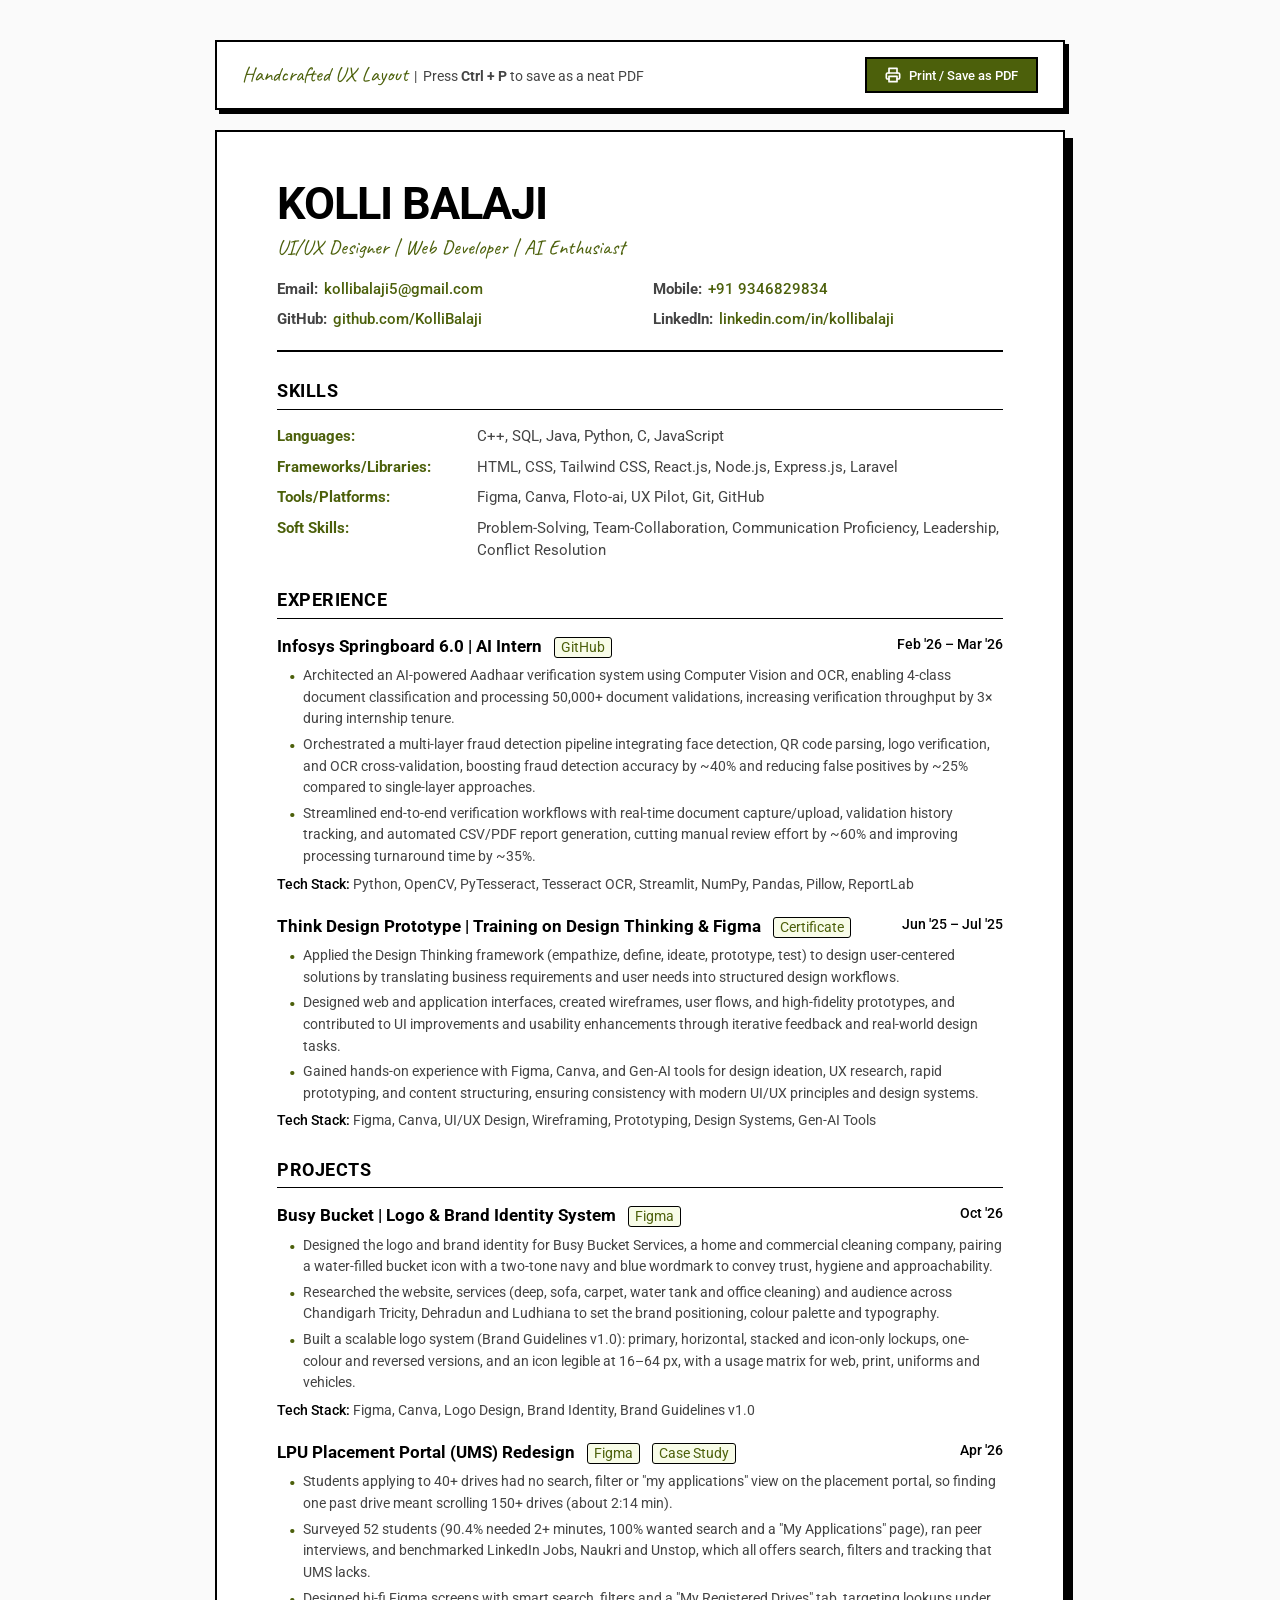
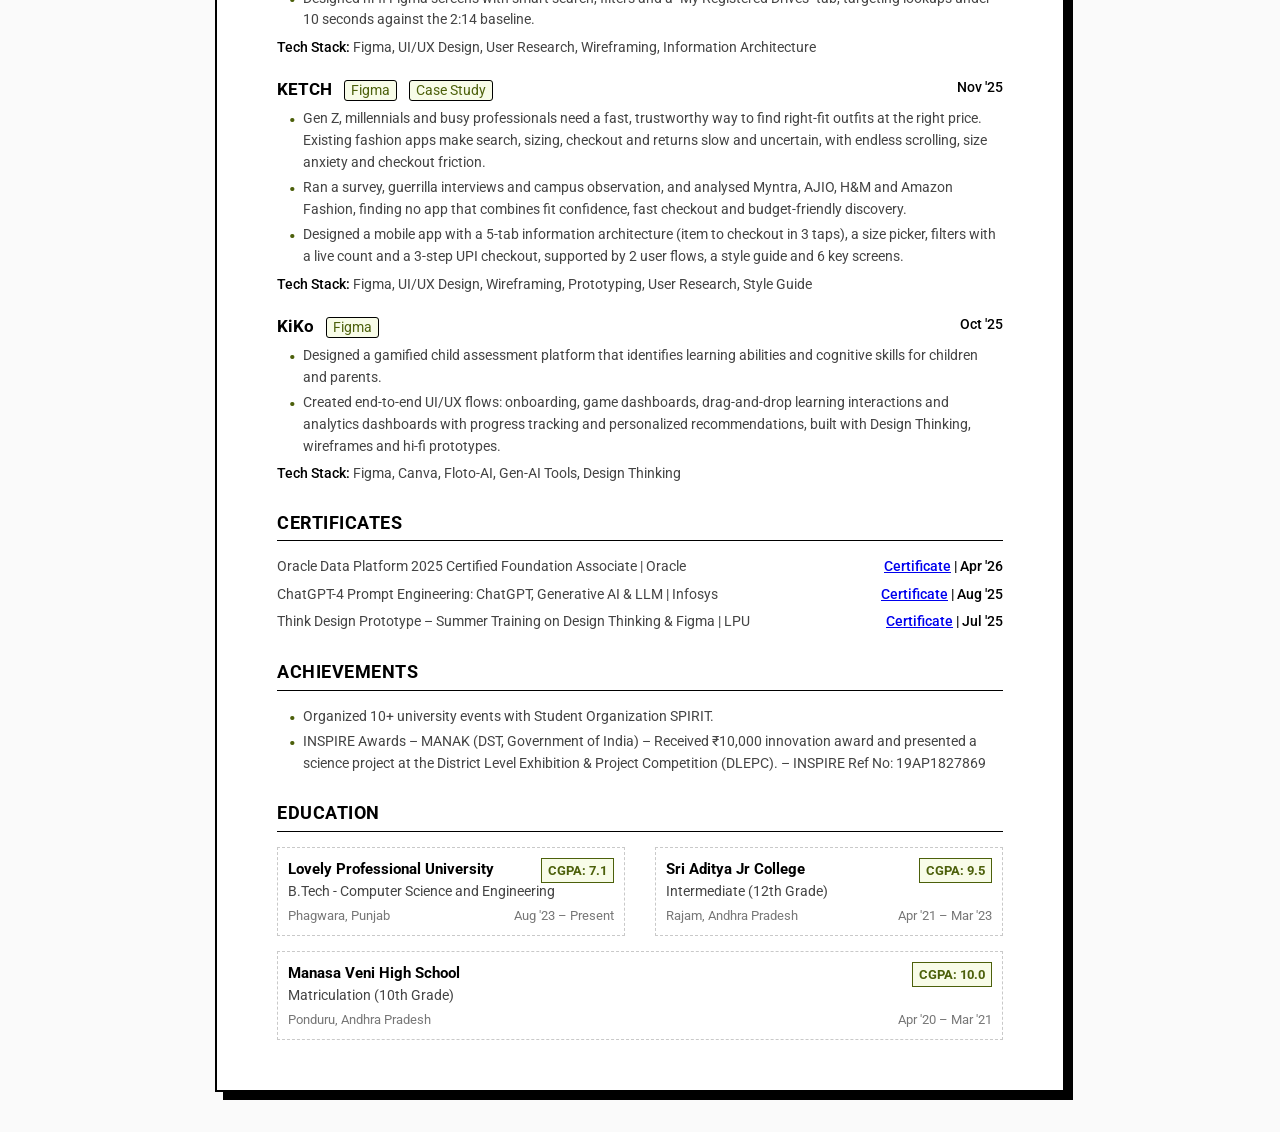
<file: cv.html>
<!DOCTYPE html>
<html lang="en">
<head>
  <meta charset="UTF-8">
  <meta name="viewport" content="width=device-width, initial-scale=1.0">
  <title>Kolli Balaji - Resume</title>
  <link rel="preconnect" href="https://fonts.googleapis.com">
  <link rel="preconnect" href="https://fonts.gstatic.com" crossorigin>
  <link href="https://fonts.googleapis.com/css2?family=Roboto:wght@300;400;500;700&family=Caveat:wght@700&display=swap" rel="stylesheet">
  <style>
    :root {
      --primary: hsl(74, 79%, 21%);
      --primary-light: hsl(74, 79%, 95%);
      --black: #000000;
      --dark-grey: #444444;
      --light-grey: #C9C9C9;
      --bg: #FAFAFA;
      --border-color: #000000;
    }

    * {
      box-sizing: border-box;
      margin: 0;
      padding: 0;
    }

    body {
      font-family: 'Roboto', sans-serif;
      background-color: var(--bg);
      color: var(--black);
      line-height: 1.5;
      padding: 40px 20px;
    }

    .resume-container {
      max-width: 850px;
      margin: 0 auto;
      background-color: #ffffff;
      padding: 50px 60px;
      border: 2px solid var(--border-color);
      box-shadow: 8px 8px 0px var(--black);
      position: relative;
    }

    /* Print control button */
    .print-bar {
      max-width: 850px;
      margin: 0 auto 20px auto;
      display: flex;
      justify-content: space-between;
      align-items: center;
      background: #ffffff;
      padding: 15px 25px;
      border: 2px solid var(--black);
      box-shadow: 4px 4px 0px var(--black);
    }

    .btn-print {
      background-color: var(--primary);
      color: #ffffff;
      border: 2px solid var(--black);
      padding: 8px 18px;
      font-weight: 500;
      cursor: pointer;
      font-family: 'Roboto', sans-serif;
      display: inline-flex;
      align-items: center;
      gap: 8px;
      transition: all 0.2s ease;
    }

    .btn-print:hover {
      background-color: #ffffff;
      color: var(--black);
      box-shadow: 2px 2px 0px var(--black);
      transform: translate(-1px, -1px);
    }

    .print-msg {
      font-size: 0.9rem;
      color: var(--dark-grey);
    }

    .sketch-tag {
      font-family: 'Caveat', cursive;
      color: var(--primary);
      font-size: 1.3rem;
    }

    /* Header styling */
    header {
      border-bottom: 2.5px solid var(--black);
      padding-bottom: 20px;
      margin-bottom: 25px;
    }

    .header-main {
      display: flex;
      justify-content: space-between;
      align-items: flex-start;
    }

    h1 {
      font-size: 2.8rem;
      font-weight: 700;
      text-transform: uppercase;
      letter-spacing: -1px;
      line-height: 1;
    }

    .contact-info {
      display: grid;
      grid-template-columns: repeat(2, 1fr);
      gap: 8px 25px;
      margin-top: 15px;
      font-size: 0.92rem;
    }

    .contact-item {
      display: flex;
      align-items: center;
      gap: 6px;
      color: var(--dark-grey);
    }

    .contact-item a {
      color: var(--primary);
      text-decoration: none;
      font-weight: 500;
    }

    .contact-item a:hover {
      text-decoration: underline;
    }

    /* Sections */
    section {
      margin-bottom: 25px;
    }

    h2 {
      font-size: 1.15rem;
      font-weight: 700;
      text-transform: uppercase;
      border-bottom: 1.5px solid var(--black);
      padding-bottom: 4px;
      margin-bottom: 15px;
      letter-spacing: 0.5px;
      display: flex;
      justify-content: space-between;
    }

    /* Skills layout */
    .skills-grid {
      display: grid;
      grid-template-columns: 180px 1fr;
      gap: 10px 20px;
      margin-bottom: 8px;
    }

    .skill-category {
      font-weight: 700;
      color: var(--primary);
      font-size: 0.95rem;
    }

    .skill-list {
      font-size: 0.92rem;
      color: var(--dark-grey);
    }

    /* Experience & Projects layout */
    .timeline-item {
      margin-bottom: 20px;
    }

    .timeline-item:last-child {
      margin-bottom: 0;
    }

    .item-header {
      display: flex;
      justify-content: space-between;
      align-items: flex-start;
      margin-bottom: 6px;
    }

    .role-title {
      font-weight: 700;
      font-size: 1.05rem;
    }

    .role-title a {
      color: var(--primary);
      text-decoration: none;
      font-size: 0.9rem;
      margin-left: 8px;
      border: 1px solid var(--black);
      padding: 1px 6px;
      border-radius: 3px;
      font-weight: 400;
      background: var(--primary-light);
    }

    .role-title a:hover {
      background: var(--primary);
      color: #ffffff;
    }

    .item-date {
      font-weight: 500;
      font-size: 0.9rem;
      color: var(--black);
    }

    .timeline-item ul {
      list-style-type: none;
      padding-left: 12px;
    }

    .timeline-item li {
      position: relative;
      font-size: 0.9rem;
      color: var(--dark-grey);
      margin-bottom: 4px;
      padding-left: 14px;
    }

    .timeline-item li::before {
      content: "•";
      color: var(--primary);
      font-weight: bold;
      position: absolute;
      left: 0;
      top: -1px;
      font-size: 1.1rem;
    }

    .tech-stack {
      margin-top: 6px;
      font-size: 0.85rem;
      font-weight: 500;
      color: var(--black);
    }

    .tech-stack span {
      font-weight: 400;
      color: var(--dark-grey);
    }

    /* Certs & Achievements grid */
    .cert-item {
      display: flex;
      justify-content: space-between;
      font-size: 0.9rem;
      margin-bottom: 6px;
    }

    .cert-title {
      color: var(--dark-grey);
    }

    .cert-title a {
      color: var(--primary);
      text-decoration: none;
      font-weight: 500;
    }

    .cert-title a:hover {
      text-decoration: underline;
    }

    /* Education */
    .edu-grid {
      display: grid;
      grid-template-columns: 1fr 1fr;
      gap: 15px 30px;
    }

    .edu-item {
      border: 1px dashed var(--light-grey);
      padding: 10px;
      position: relative;
    }

    .edu-school {
      font-weight: 700;
      font-size: 0.95rem;
    }

    .edu-degree {
      font-size: 0.88rem;
      color: var(--dark-grey);
    }

    .edu-gpa {
      position: absolute;
      top: 10px;
      right: 10px;
      background: var(--primary-light);
      border: 1px solid var(--primary);
      color: var(--primary);
      font-size: 0.8rem;
      font-weight: 700;
      padding: 2px 6px;
    }

    .edu-loc-date {
      display: flex;
      justify-content: space-between;
      font-size: 0.8rem;
      color: #777777;
      margin-top: 4px;
    }

    /* Print styles */
    @media print {
      body {
        background-color: #ffffff;
        padding: 0;
      }

      .print-bar {
        display: none !important;
      }

      .resume-container {
        border: none;
        box-shadow: none;
        padding: 0;
        max-width: 100%;
      }

      h1 {
        font-size: 2.4rem;
      }

      body, p, li, .skill-list, .contact-info {
        font-size: 0.85rem;
      }

      .role-title {
        font-size: 0.95rem;
      }

      .role-title a {
        display: none !important; /* Hide links during paper print */
      }

      section {
        margin-bottom: 18px;
      }

      .edu-item {
        border: 1px solid #ddd;
      }
    }
  </style>
</head>
<body>

  <div class="print-bar">
    <div class="print-msg">
      <span class="sketch-tag">Handcrafted UX Layout</span> &nbsp;|&nbsp; Press <strong>Ctrl + P</strong> to save as a neat PDF
    </div>
    <button class="btn-print" onclick="window.print()">
      <svg width="16" height="16" viewBox="0 0 24 24" fill="none" stroke="currentColor" stroke-width="2.5" stroke-linecap="round" stroke-linejoin="round"><path d="M6 9V2h12v7"></path><path d="M6 18H4a2 2 0 0 1-2-2v-5a2 2 0 0 1 2-2h16a2 2 0 0 1 2 2v5a2 2 0 0 1-2 2h-2"></path><rect x="6" y="14" width="12" height="8"></rect></svg>
      Print / Save as PDF
    </button>
  </div>

  <div class="resume-container">
    <header>
      <div class="header-main">
        <div>
          <h1>Kolli Balaji</h1>
          <div class="sketch-tag" style="margin-top: 5px;">UI/UX Designer | Web Developer | AI Enthusiast</div>
        </div>
      </div>
      
      <div class="contact-info">
        <div class="contact-item">
          <strong>Email:</strong> <a href="mailto:kollibalaji5@gmail.com">kollibalaji5@gmail.com</a>
        </div>
        <div class="contact-item">
          <strong>Mobile:</strong> <a href="tel:+919346829834">+91 9346829834</a>
        </div>
        <div class="contact-item">
          <strong>GitHub:</strong> <a href="https://github.com/KolliBalaji" target="_blank">github.com/KolliBalaji</a>
        </div>
        <div class="contact-item">
          <strong>LinkedIn:</strong> <a href="https://www.linkedin.com/in/kollibalaji" target="_blank">linkedin.com/in/kollibalaji</a>
        </div>
      </div>
    </header>

    <section>
      <h2>Skills</h2>
      <div class="skills-grid">
        <div class="skill-category">Languages:</div>
        <div class="skill-list">C++, SQL, Java, Python, C, JavaScript</div>
      </div>
      <div class="skills-grid">
        <div class="skill-category">Frameworks/Libraries:</div>
        <div class="skill-list">HTML, CSS, Tailwind CSS, React.js, Node.js, Express.js, Laravel</div>
      </div>
      <div class="skills-grid">
        <div class="skill-category">Tools/Platforms:</div>
        <div class="skill-list">Figma, Canva, Floto-ai, UX Pilot, Git, GitHub</div>
      </div>
      <div class="skills-grid">
        <div class="skill-category">Soft Skills:</div>
        <div class="skill-list">Problem-Solving, Team-Collaboration, Communication Proficiency, Leadership, Conflict Resolution</div>
      </div>
    </section>

    <section>
      <h2>Experience</h2>
      
      <div class="timeline-item">
        <div class="item-header">
          <div class="role-title">
            Infosys Springboard 6.0 | AI Intern
            <a href="https://github.com/KolliBalaji/aadhaar-fraud-detection-ai" target="_blank">GitHub</a>
          </div>
          <div class="item-date">Feb '26 – Mar '26</div>
        </div>
        <ul>
          <li>Architected an AI-powered Aadhaar verification system using Computer Vision and OCR, enabling 4-class document classification and processing 50,000+ document validations, increasing verification throughput by 3× during internship tenure.</li>
          <li>Orchestrated a multi-layer fraud detection pipeline integrating face detection, QR code parsing, logo verification, and OCR cross-validation, boosting fraud detection accuracy by ~40% and reducing false positives by ~25% compared to single-layer approaches.</li>
          <li>Streamlined end-to-end verification workflows with real-time document capture/upload, validation history tracking, and automated CSV/PDF report generation, cutting manual review effort by ~60% and improving processing turnaround time by ~35%.</li>
        </ul>
        <div class="tech-stack">Tech Stack: <span>Python, OpenCV, PyTesseract, Tesseract OCR, Streamlit, NumPy, Pandas, Pillow, ReportLab</span></div>
      </div>

      <div class="timeline-item" style="margin-top: 15px;">
        <div class="item-header">
          <div class="role-title">
            Think Design Prototype | Training on Design Thinking & Figma
            <a href="https://drive.google.com/file/d/1aQsr3ALfSO2BWC7L0L4JQ26cXRKFJSgW/view" target="_blank">Certificate</a>
          </div>
          <div class="item-date">Jun '25 – Jul '25</div>
        </div>
        <ul>
          <li>Applied the Design Thinking framework (empathize, define, ideate, prototype, test) to design user-centered solutions by translating business requirements and user needs into structured design workflows.</li>
          <li>Designed web and application interfaces, created wireframes, user flows, and high-fidelity prototypes, and contributed to UI improvements and usability enhancements through iterative feedback and real-world design tasks.</li>
          <li>Gained hands-on experience with Figma, Canva, and Gen-AI tools for design ideation, UX research, rapid prototyping, and content structuring, ensuring consistency with modern UI/UX principles and design systems.</li>
        </ul>
        <div class="tech-stack">Tech Stack: <span>Figma, Canva, UI/UX Design, Wireframing, Prototyping, Design Systems, Gen-AI Tools</span></div>
      </div>
    </section>

    <section>
      <h2>Projects</h2>
      
      <div class="timeline-item">
        <div class="item-header">
          <div class="role-title">
            Busy Bucket | Logo & Brand Identity System
            <a href="https://www.figma.com/design/GegZbl9f5fP4g5ddtXI5np/Designs?node-id=1-339&t=6cBf91iBD0EufsrI-1" target="_blank">Figma</a>
          </div>
          <div class="item-date">Oct '26</div>
        </div>
        <ul>
          <li>Designed the logo and brand identity for Busy Bucket Services, a home and commercial cleaning company, pairing a water-filled bucket icon with a two-tone navy and blue wordmark to convey trust, hygiene and approachability.</li>
          <li>Researched the website, services (deep, sofa, carpet, water tank and office cleaning) and audience across Chandigarh Tricity, Dehradun and Ludhiana to set the brand positioning, colour palette and typography.</li>
          <li>Built a scalable logo system (Brand Guidelines v1.0): primary, horizontal, stacked and icon-only lockups, one-colour and reversed versions, and an icon legible at 16–64 px, with a usage matrix for web, print, uniforms and vehicles.</li>
        </ul>
        <div class="tech-stack">Tech Stack: <span>Figma, Canva, Logo Design, Brand Identity, Brand Guidelines v1.0</span></div>
      </div>

      <div class="timeline-item" style="margin-top: 15px;">
        <div class="item-header">
          <div class="role-title">
            LPU Placement Portal (UMS) Redesign
            <a href="https://www.figma.com/design/GegZbl9f5fP4g5ddtXI5np/Designs?node-id=17-2&t=bGVlUEbriPbgyVVc-1" target="_blank">Figma</a>
            <a href="https://docs.google.com/presentation/d/1wmzdVAEFOKhMt_Uzgi7oOhh8c4TJxLV5/edit?usp=sharing&ouid=117281247211261428867&rtpof=true&sd=true" target="_blank">Case Study</a>
          </div>
          <div class="item-date">Apr '26</div>
        </div>
        <ul>
          <li>Students applying to 40+ drives had no search, filter or "my applications" view on the placement portal, so finding one past drive meant scrolling 150+ drives (about 2:14 min).</li>
          <li>Surveyed 52 students (90.4% needed 2+ minutes, 100% wanted search and a "My Applications" page), ran peer interviews, and benchmarked LinkedIn Jobs, Naukri and Unstop, which all offers search, filters and tracking that UMS lacks.</li>
          <li>Designed hi-fi Figma screens with smart search, filters and a "My Registered Drives" tab, targeting lookups under 10 seconds against the 2:14 baseline.</li>
        </ul>
        <div class="tech-stack">Tech Stack: <span>Figma, UI/UX Design, User Research, Wireframing, Information Architecture</span></div>
      </div>

      <div class="timeline-item" style="margin-top: 15px;">
        <div class="item-header">
          <div class="role-title">
            KETCH
            <a href="https://www.figma.com/design/LfGDPmmlXSQy2OpMPIG8Aw/KETCH?node-id=0-1&t=g96Q9UxIUr9BtAyS-1" target="_blank">Figma</a>
            <a href="https://docs.google.com/presentation/d/1m-7cczfOedR-s1u1jG4dlcyoNbr4yDxL/edit?usp=sharing&ouid=117281247211261428867&rtpof=true&sd=true" target="_blank">Case Study</a>
          </div>
          <div class="item-date">Nov '25</div>
        </div>
        <ul>
          <li>Gen Z, millennials and busy professionals need a fast, trustworthy way to find right-fit outfits at the right price. Existing fashion apps make search, sizing, checkout and returns slow and uncertain, with endless scrolling, size anxiety and checkout friction.</li>
          <li>Ran a survey, guerrilla interviews and campus observation, and analysed Myntra, AJIO, H&M and Amazon Fashion, finding no app that combines fit confidence, fast checkout and budget-friendly discovery.</li>
          <li>Designed a mobile app with a 5-tab information architecture (item to checkout in 3 taps), a size picker, filters with a live count and a 3-step UPI checkout, supported by 2 user flows, a style guide and 6 key screens.</li>
        </ul>
        <div class="tech-stack">Tech Stack: <span>Figma, UI/UX Design, Wireframing, Prototyping, User Research, Style Guide</span></div>
      </div>

      <div class="timeline-item" style="margin-top: 15px;">
        <div class="item-header">
          <div class="role-title">
            KiKo
            <a href="https://www.figma.com/design/3E2ZAhY82IMAVAk1bPoMPQ/KiKo?node-id=0-1&t=bdvq85VaRq2BPPCO-1" target="_blank">Figma</a>
          </div>
          <div class="item-date">Oct '25</div>
        </div>
        <ul>
          <li>Designed a gamified child assessment platform that identifies learning abilities and cognitive skills for children and parents.</li>
          <li>Created end-to-end UI/UX flows: onboarding, game dashboards, drag-and-drop learning interactions and analytics dashboards with progress tracking and personalized recommendations, built with Design Thinking, wireframes and hi-fi prototypes.</li>
        </ul>
        <div class="tech-stack">Tech Stack: <span>Figma, Canva, Floto-AI, Gen-AI Tools, Design Thinking</span></div>
      </div>
    </section>

    <section>
      <h2>Certificates</h2>
      <div class="cert-item">
        <div class="cert-title">Oracle Data Platform 2025 Certified Foundation Associate | Oracle</div>
        <div class="item-date"><a href="https://drive.google.com/file/d/1JhtYxiGAUt0V3AQdQPDb9cWGkT8BQiIC/view" target="_blank">Certificate</a> | Apr '26</div>
      </div>
      <div class="cert-item">
        <div class="cert-title">ChatGPT-4 Prompt Engineering: ChatGPT, Generative AI & LLM | Infosys</div>
        <div class="item-date"><a href="https://drive.google.com/file/d/1nnjAhhT8p2Oygbuzg8PcpQWQKDQrIm-_/view" target="_blank">Certificate</a> | Aug '25</div>
      </div>
      <div class="cert-item">
        <div class="cert-title">Think Design Prototype – Summer Training on Design Thinking & Figma | LPU</div>
        <div class="item-date"><a href="https://drive.google.com/file/d/1aQsr3ALfSO2BWC7L0L4JQ26cXRKFJSgW/view" target="_blank">Certificate</a> | Jul '25</div>
      </div>
    </section>

    <section>
      <h2>Achievements</h2>
      <div class="timeline-item" style="margin-bottom: 0;">
        <ul>
          <li>Organized 10+ university events with Student Organization SPIRIT.</li>
          <li>INSPIRE Awards – MANAK (DST, Government of India) – Received ₹10,000 innovation award and presented a science project at the District Level Exhibition & Project Competition (DLEPC). – INSPIRE Ref No: 19AP1827869</li>
        </ul>
      </div>
    </section>

    <section style="margin-bottom: 0;">
      <h2>Education</h2>
      <div class="edu-grid">
        <div class="edu-item">
          <div class="edu-school">Lovely Professional University</div>
          <div class="edu-degree">B.Tech - Computer Science and Engineering</div>
          <div class="edu-gpa">CGPA: 7.1</div>
          <div class="edu-loc-date">
            <span>Phagwara, Punjab</span>
            <span>Aug '23 – Present</span>
          </div>
        </div>
        <div class="edu-item">
          <div class="edu-school">Sri Aditya Jr College</div>
          <div class="edu-degree">Intermediate (12th Grade)</div>
          <div class="edu-gpa">CGPA: 9.5</div>
          <div class="edu-loc-date">
            <span>Rajam, Andhra Pradesh</span>
            <span>Apr '21 – Mar '23</span>
          </div>
        </div>
        <div class="edu-item" style="grid-column: span 2;">
          <div class="edu-school">Manasa Veni High School</div>
          <div class="edu-degree">Matriculation (10th Grade)</div>
          <div class="edu-gpa">CGPA: 10.0</div>
          <div class="edu-loc-date">
            <span>Ponduru, Andhra Pradesh</span>
            <span>Apr '20 – Mar '21</span>
          </div>
        </div>
      </div>
    </section>
  </div>

</body>
</html>
</file>
